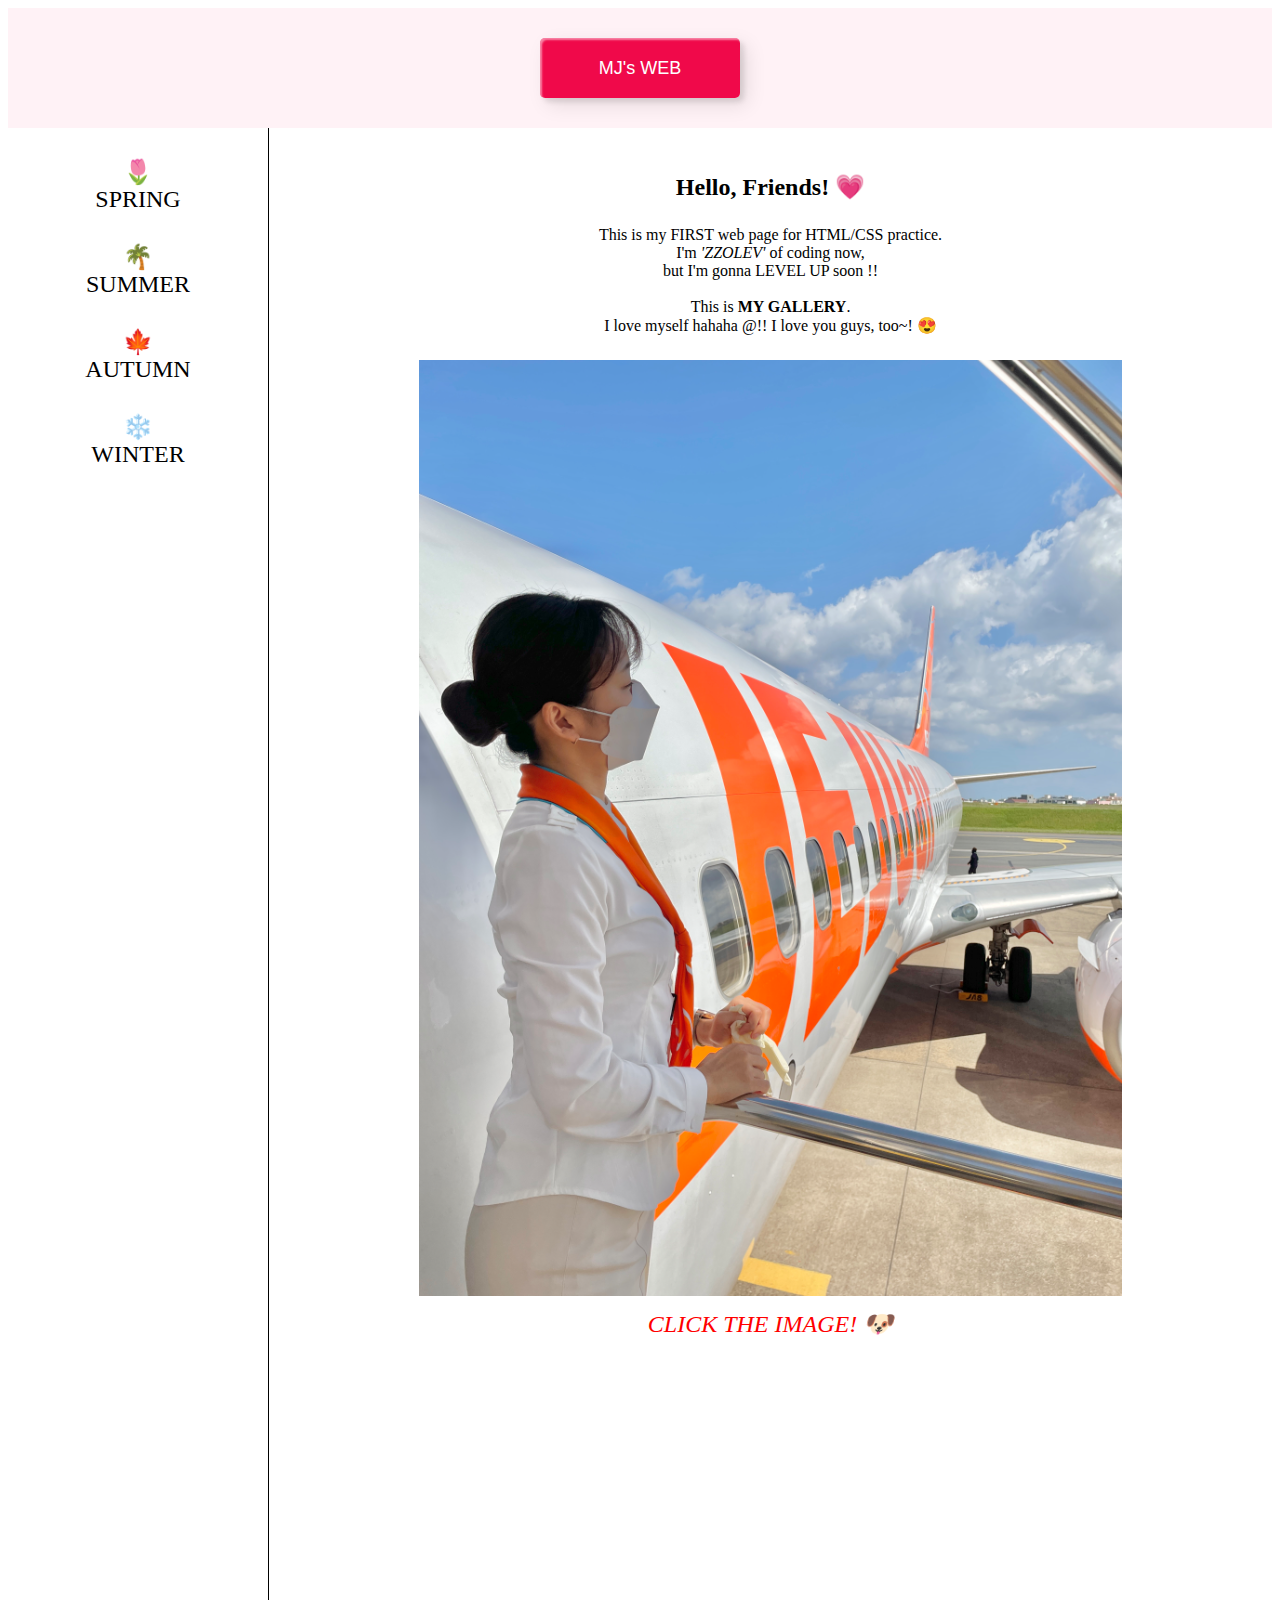
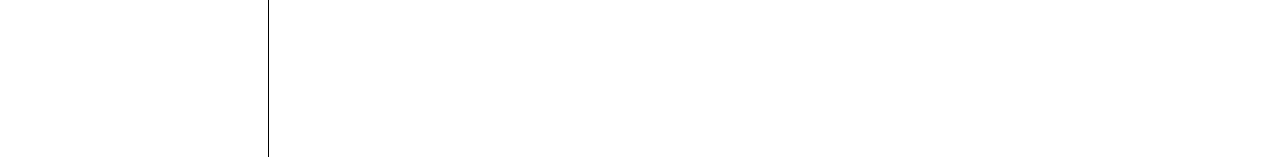
<file: index.html>
<!doctype html>
<html>
  <head>
    <title>MJ's WEB</title>
      <meta charset="utf-8">
      <link href="mjweb.css" rel="stylesheet">
  </head>
  <body>
    <header>
      <button class="custom-btn btn">
        <a href="index.html">MJ's WEB</a>
      </button>
    </header>
    <div class="grd">
      <div class="nav">
        <ul>
          <li><a href="glry1.html">&#x1F337;<br> SPRING</a></li>
          <li><a href="glry2.html">&#x1F334;<br> SUMMER</a></li>
          <li><a href="glry3.html">&#x1F341;<br> AUTUMN</a></li>
          <li><a href="glry4.html">❄️<br> WINTER</a></li>
        </ul>
      </div>
      <div class="content">
        <div class="index1">
          <h2> Hello, Friends! &#128151;</h2>
          <p>
            This is my FIRST web page for HTML/CSS practice.<br>
            I'm <i>'ZZOLEV'</i> of coding now,<br>
            but I'm gonna LEVEL UP soon !!<br><br> 
            This is <strong>MY GALLERY</strong>.<br>
            I love myself hahaha @!!
            I love you guys, too~! 😍
          </p>
          <a href="https://blog.naver.com/minjee0801"
          target="_blank" title="몽블로그"><img src="main.jpg" width="70%" alt="One fine day"></a>
        </div>
        <p class="index2">
          CLICK THE IMAGE! &#128054;
        </p>
        <iframe width="560" height="315" name="vlog"
        src="https://www.youtube.com/embed/q7YhD6x7Nis"
        title="YouTube video player" frameborder="0"
        allow="accelerometer; autoplay; clipboard-write; encrypted-media; gyroscope; picture-in-picture" allowfullscreen>
        </iframe>

        <div id="disqus_thread" style="margin-top: 50px;"></div>
          <script>
              /**
              *  RECOMMENDED CONFIGURATION VARIABLES: EDIT AND UNCOMMENT THE SECTION BELOW TO INSERT DYNAMIC VALUES FROM YOUR PLATFORM OR CMS.
              *  LEARN WHY DEFINING THESE VARIABLES IS IMPORTANT: https://disqus.com/admin/universalcode/#configuration-variables    */
              /*
              var disqus_config = function () {
              this.page.url = PAGE_URL;  // Replace PAGE_URL with your page's canonical URL variable
              this.page.identifier = PAGE_IDENTIFIER; // Replace PAGE_IDENTIFIER with your page's unique identifier variable
              };
              */
              (function() { // DON'T EDIT BELOW THIS LINE
              var d = document, s = d.createElement('script');
              s.src = 'https://iamminzzy.disqus.com/embed.js';
              s.setAttribute('data-timestamp', +new Date());
              (d.head || d.body).appendChild(s);
              })();
          </script>
          <noscript>Please enable JavaScript to view the
            <a href="https://disqus.com/?ref_noscript">comments powered by Disqus.</a>
          </noscript>
          <script id="dsq-count-scr" src="//iamminzzy.disqus.com/count.js" async>
          </script>
      </div>
    </div>
  </body>
</html>
</file>
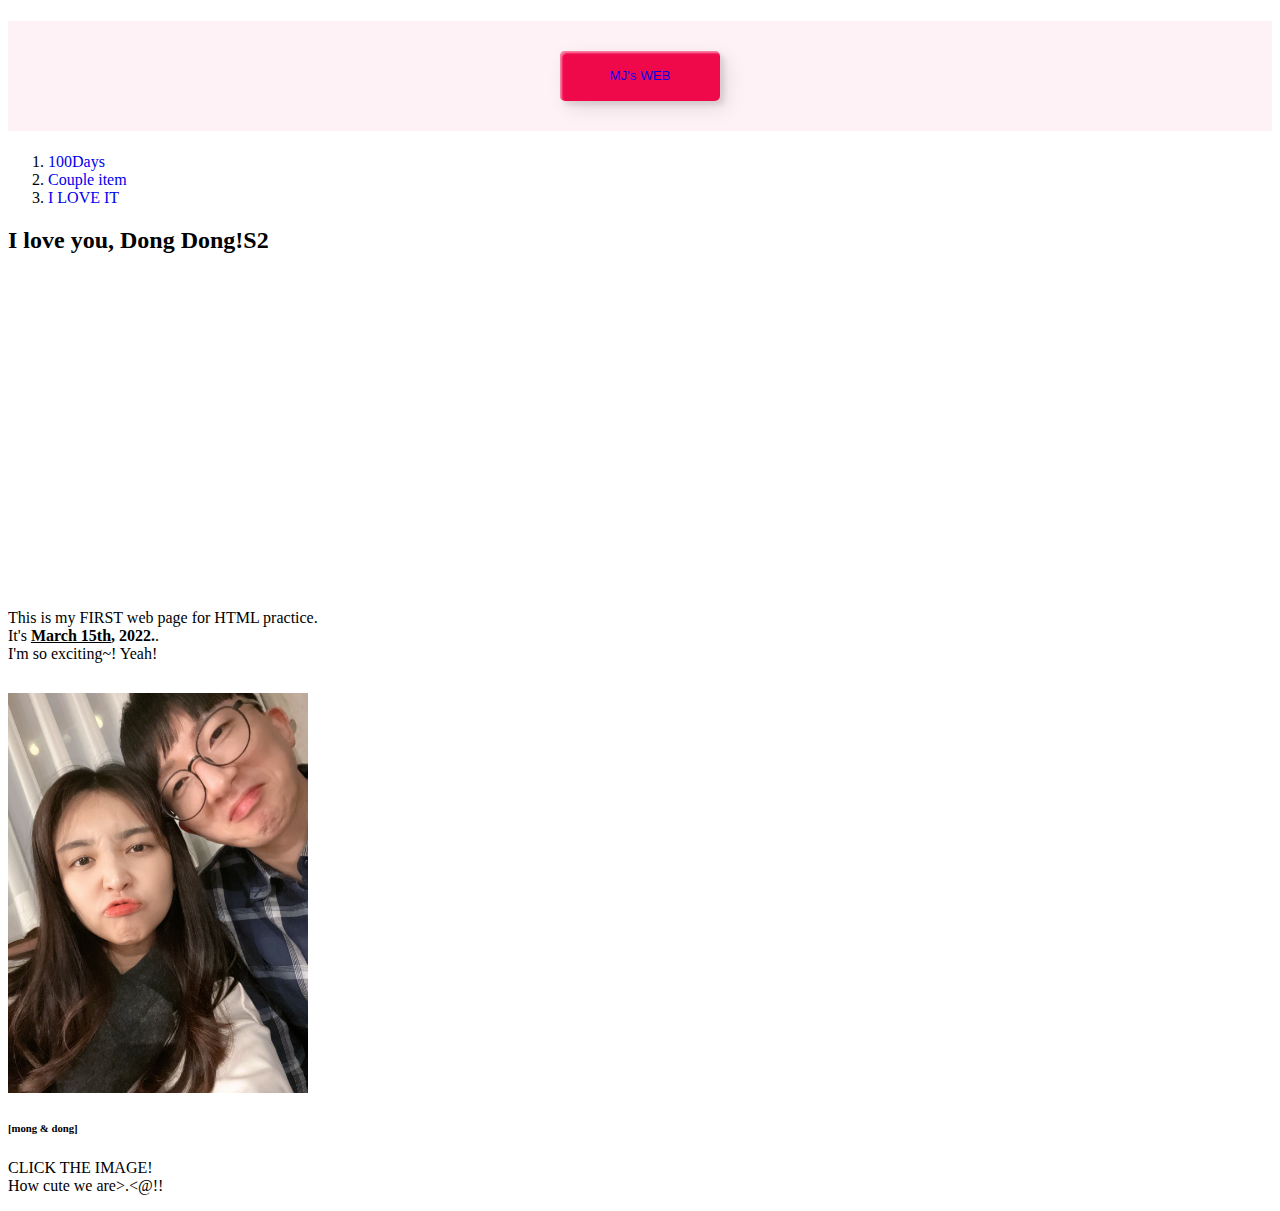
<file: 1_0WEB/index.html>
<!doctype html>
<html>
  <head>
    <title>MJ's WEB</title>
      <meta charset="utf-8">
      <link href="header.css" rel="stylesheet">
  </head>
  <body>

      <h1>
        <button class="custom-btn btn">
          <a href="index.html">MJ's WEB</a>
        </button>
      </h1>

    <ol>
      <li><a href="1.html">100Days</a></li>
      <li><a href="2.html">Couple item</a></li>
      <li><a href="3.html">I LOVE IT</a></li>
    </ol>
    <h2>I love you, Dong Dong!S2</h2>
    <p>
      <iframe width="560" height="315" name="music"
      src="https://www.youtube.com/embed/xTY0SlyVfCQ"
      title="YouTube video player" frameborder="0"
      allow="accelerometer; autoplay; clipboard-write; encrypted-media; gyroscope; picture-in-picture" allowfullscreen>
      </iframe>
    </p>
    <p>
      This is my FIRST web page for HTML practice.<br>
      It's <strong><u>March 15th</u>, 2022.</strong>.<br>
      I'm so exciting~! Yeah!
    </p>
    <p style="margin-top:30px">
      <a href="https://blog.naver.com/minjee0801"
      target="_blank" title="몽블로그"><img src="mongdong.jpg" width="300" alt="mongdong in cafe"></a>
        <br><h6>[mong & dong]</h6>
    </p>
    <p>CLICK THE IMAGE!<br>
      How cute we are>.<@!!
    </p>
    <p>
      <div id="disqus_thread"></div>
        <script>
            /**
            *  RECOMMENDED CONFIGURATION VARIABLES: EDIT AND UNCOMMENT THE SECTION BELOW TO INSERT DYNAMIC VALUES FROM YOUR PLATFORM OR CMS.
            *  LEARN WHY DEFINING THESE VARIABLES IS IMPORTANT: https://disqus.com/admin/universalcode/#configuration-variables    */
            /*
            var disqus_config = function () {
            this.page.url = PAGE_URL;  // Replace PAGE_URL with your page's canonical URL variable
            this.page.identifier = PAGE_IDENTIFIER; // Replace PAGE_IDENTIFIER with your page's unique identifier variable
            };
            */
            (function() { // DON'T EDIT BELOW THIS LINE
            var d = document, s = d.createElement('script');
            s.src = 'https://iamminzzy.disqus.com/embed.js';
            s.setAttribute('data-timestamp', +new Date());
            (d.head || d.body).appendChild(s);
            })();
        </script>
        <noscript>Please enable JavaScript to view the
          <a href="https://disqus.com/?ref_noscript">comments powered by Disqus.</a>
        </noscript>
    <script id="dsq-count-scr" src="//iamminzzy.disqus.com/count.js" async>
    </script>
    </p>
  </body>
</html>
</file>
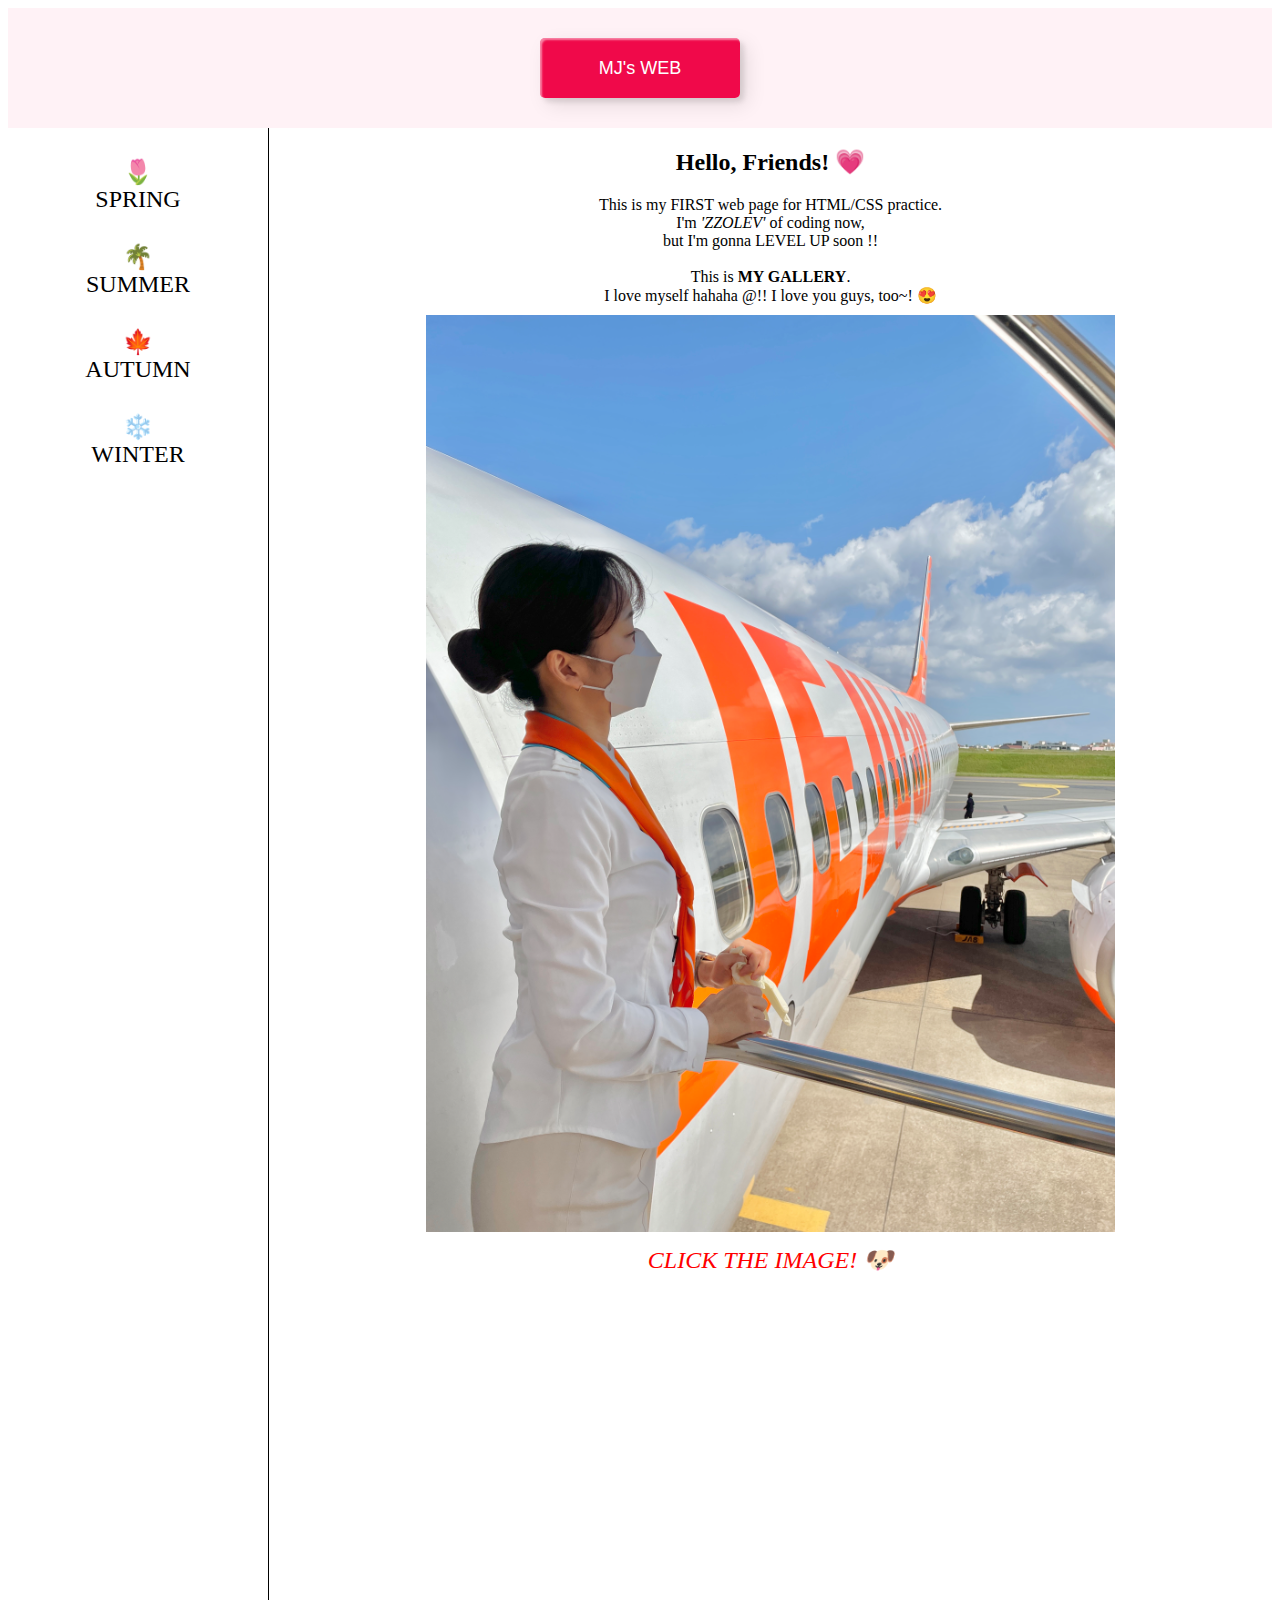
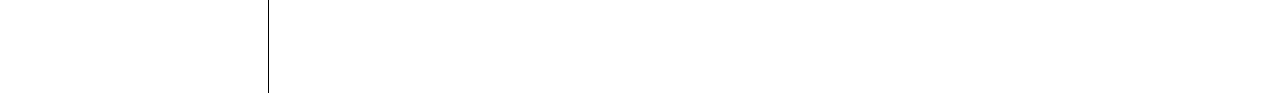
<file: 1_HTML/index.html>
<!doctype html>
<html>
  <head>
    <title>MJ's WEB</title>
      <meta charset="utf-8">
      <link href="mjweb.css" rel="stylesheet">
  </head>
  <body>  
    <h1>
      <button class="custom-btn btn">
        <a href="index.html">MJ's WEB</a>
      </button>
    </h1>
    <div class="grd">
      <div class="nav">
        <ul>
          <li><a href="glry1.html">&#x1F337;<br> SPRING</a></li>
          <li><a href="glry2.html">&#x1F334;<br> SUMMER</a></li>
          <li><a href="glry3.html">&#x1F341;<br> AUTUMN</a></li>
          <li><a href="glry4.html">❄️<br> WINTER</a></li>
        </ul>
      </div>
      <div class="content">
        <div class="index2">
          <h2> Hello, Friends! &#128151;</h2>
          <p>
            This is my FIRST web page for HTML/CSS practice.<br>
            I'm <i>'ZZOLEV'</i> of coding now,<br>
            but I'm gonna LEVEL UP soon !!<br><br> 
            This is <strong>MY GALLERY</strong>.<br>
            I love myself hahaha @!!
            I love you guys, too~! 😍
          </p>
          <div class="index3">
            <a href="https://blog.naver.com/minjee0801"
            target="_blank" title="몽블로그"><img src="main.jpg" width="70%" alt="One fine day"></a>
          </div>
          <p class="index4">
            CLICK THE IMAGE! &#128054;
          </p>
        </div>
          <iframe width="560" height="315" name="vlog"
          src="https://www.youtube.com/embed/q7YhD6x7Nis"
          title="YouTube video player" frameborder="0"
          allow="accelerometer; autoplay; clipboard-write; encrypted-media; gyroscope; picture-in-picture" allowfullscreen>
          </iframe>

          <div id="disqus_thread" style="margin-top: 50px;"></div>
            <script>
                /**
                *  RECOMMENDED CONFIGURATION VARIABLES: EDIT AND UNCOMMENT THE SECTION BELOW TO INSERT DYNAMIC VALUES FROM YOUR PLATFORM OR CMS.
                *  LEARN WHY DEFINING THESE VARIABLES IS IMPORTANT: https://disqus.com/admin/universalcode/#configuration-variables    */
                /*
                var disqus_config = function () {
                this.page.url = PAGE_URL;  // Replace PAGE_URL with your page's canonical URL variable
                this.page.identifier = PAGE_IDENTIFIER; // Replace PAGE_IDENTIFIER with your page's unique identifier variable
                };
                */
                (function() { // DON'T EDIT BELOW THIS LINE
                var d = document, s = d.createElement('script');
                s.src = 'https://iamminzzy.disqus.com/embed.js';
                s.setAttribute('data-timestamp', +new Date());
                (d.head || d.body).appendChild(s);
                })();
            </script>
            <noscript>Please enable JavaScript to view the
              <a href="https://disqus.com/?ref_noscript">comments powered by Disqus.</a>
            </noscript>
            <script id="dsq-count-scr" src="//iamminzzy.disqus.com/count.js" async>
            </script>
      </div>
    </div>
  </body>
</html>
</file>
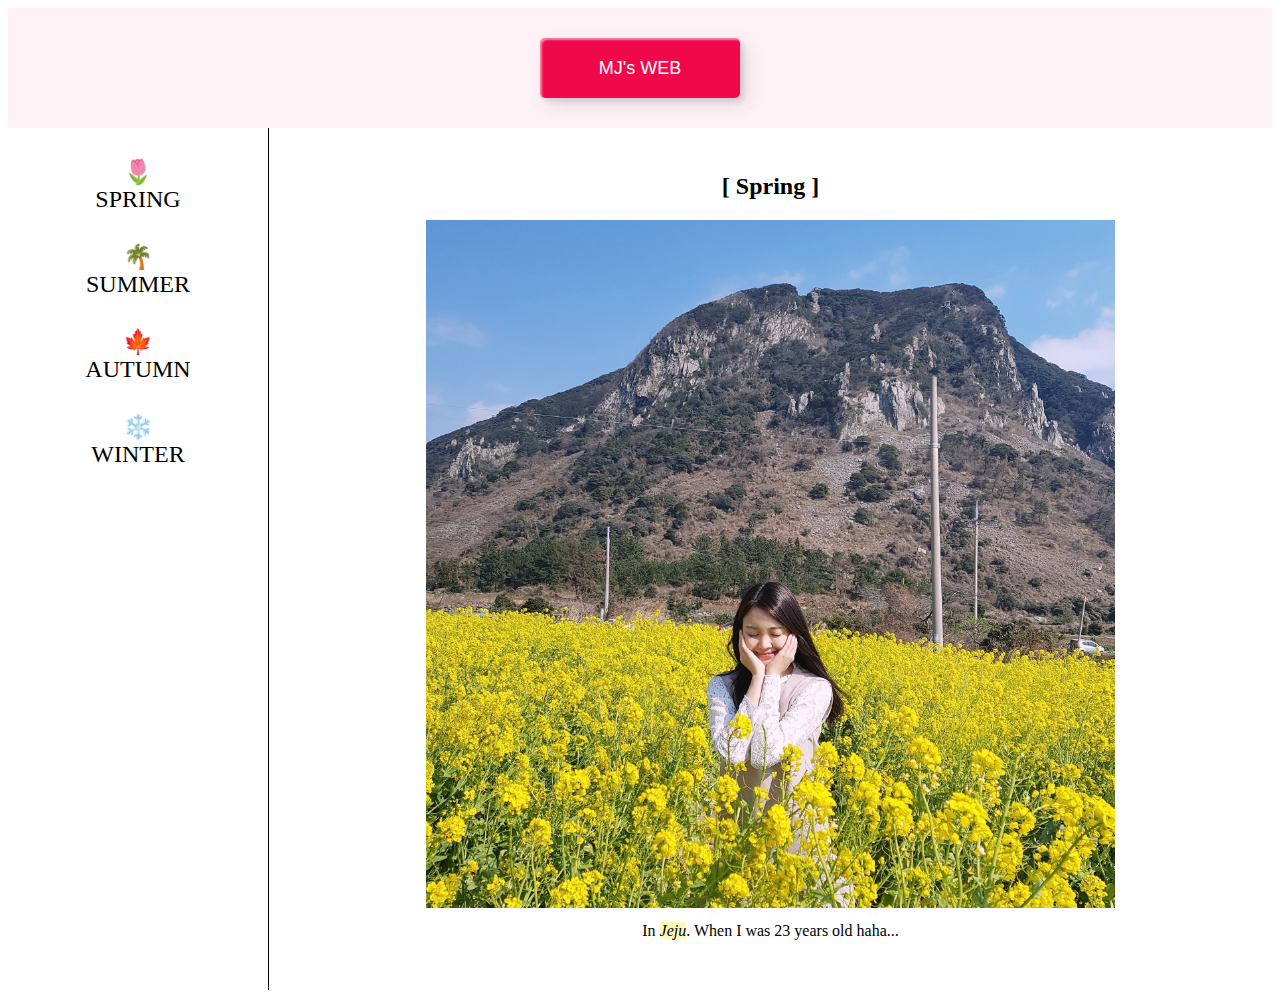
<file: glry1.html>
<!doctype html>
<html>
  <head>
    <title>MJ's WEB_1</title>
      <meta charset="utf-8">
      <link href="mjweb.css" rel="stylesheet">
  </head>
  <body>
    <header>
      <button class="custom-btn btn">
        <a href="index.html">MJ's WEB</a>
      </button>
    </header>
      <div class="grd">
        <div class="nav">
          <ul>
            <li><a href="glry1.html">&#x1F337;<br> SPRING</a></li>
            <li><a href="glry2.html">&#x1F334;<br> SUMMER</a></li>
            <li><a href="glry3.html">&#x1F341;<br> AUTUMN</a></li>
            <li><a href="glry4.html">❄️<br> WINTER</a></li>
          </ul>
        </div>
        <div class="content">
          <h2>[ Spring ]</h2>
          <p>
            <img src="spring.JPG" width="70%">
          </p>
          <p>
            In <i style="background-color: rgb(254, 248, 188)">Jeju</i>. When I was 23 years old haha...
          </p>
          <!--댓글기능-->
          <div id="disqus_thread" style="margin-top: 50px;"></div>
            <script>
                /**
                *  RECOMMENDED CONFIGURATION VARIABLES: EDIT AND UNCOMMENT THE SECTION BELOW TO INSERT DYNAMIC VALUES FROM YOUR PLATFORM OR CMS.
                *  LEARN WHY DEFINING THESE VARIABLES IS IMPORTANT: https://disqus.com/admin/universalcode/#configuration-variables    */
                /*
                var disqus_config = function () {
                this.page.url = PAGE_URL;  // Replace PAGE_URL with your page's canonical URL variable
                this.page.identifier = PAGE_IDENTIFIER; // Replace PAGE_IDENTIFIER with your page's unique identifier variable
                };
                */
                (function() { // DON'T EDIT BELOW THIS LINE
                var d = document, s = d.createElement('script');
                s.src = 'https://iamminzzy.disqus.com/embed.js';
                s.setAttribute('data-timestamp', +new Date());
                (d.head || d.body).appendChild(s);
                })();
            </script>
            <noscript>Please enable JavaScript to view the
              <a href="https://disqus.com/?ref_noscript">comments powered by Disqus.</a>
            </noscript>
            <script id="dsq-count-scr" src="//iamminzzy.disqus.com/count.js" async>
            </script>
        </div>
      </div>
    </header>
    <footer>   
    </footer>
    </div>
  </body>
</html>
</file>
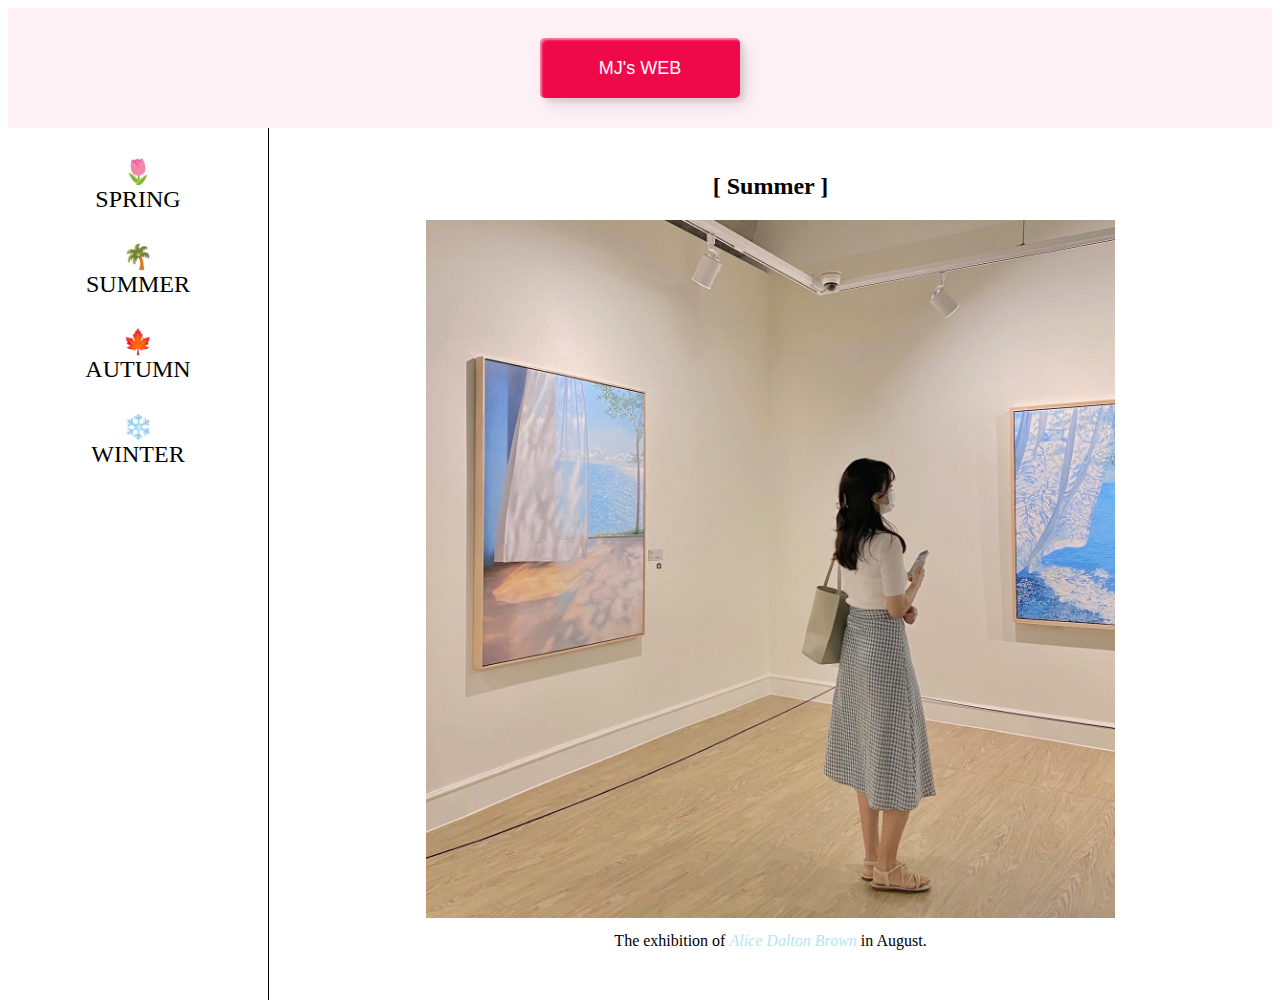
<file: glry2.html>
<!doctype html>
<html>
  <head>
    <title>MJ's WEB_2</title>
      <meta charset="utf-8">
      <link href="mjweb.css" rel="stylesheet">
  </head>
  <body>
    <header>
      <button class="custom-btn btn">
        <a href="index.html">MJ's WEB</a>
      </button>
    </header>
    <div class="grd">
      <div class="nav">
        <ul>
          <li><a href="glry1.html">&#x1F337;<br> SPRING</a></li>
          <li><a href="glry2.html">&#x1F334;<br> SUMMER</a></li>
          <li><a href="glry3.html">&#x1F341;<br> AUTUMN</a></li>
          <li><a href="glry4.html">❄️<br> WINTER</a></li>
        </ul>
      </div>
      <div class="content">
        <h2>[ Summer ]</h2>
        <p>
          <img src="summer.JPG" width="70%">
        </p>
        <p>
          The exhibition of <a href="http://www.alicedaltonbrown.net/pages/exhibits.html" style="color: rgb(179, 230, 244)";><i>Alice Dalton Brown</i></a> in August.
        </p>
        <!--댓글기능-->
        <div id="disqus_thread" style="margin-top: 50px;"></div>
        <script>
            /**
            *  RECOMMENDED CONFIGURATION VARIABLES: EDIT AND UNCOMMENT THE SECTION BELOW TO INSERT DYNAMIC VALUES FROM YOUR PLATFORM OR CMS.
            *  LEARN WHY DEFINING THESE VARIABLES IS IMPORTANT: https://disqus.com/admin/universalcode/#configuration-variables    */
            /*
            var disqus_config = function () {
            this.page.url = PAGE_URL;  // Replace PAGE_URL with your page's canonical URL variable
            this.page.identifier = PAGE_IDENTIFIER; // Replace PAGE_IDENTIFIER with your page's unique identifier variable
            };
            */
            (function() { // DON'T EDIT BELOW THIS LINE
            var d = document, s = d.createElement('script');
            s.src = 'https://iamminzzy.disqus.com/embed.js';
            s.setAttribute('data-timestamp', +new Date());
            (d.head || d.body).appendChild(s);
            })();
        </script>
        <noscript>Please enable JavaScript to view the
          <a href="https://disqus.com/?ref_noscript">comments powered by Disqus.</a>
        </noscript>
        <script id="dsq-count-scr" src="//iamminzzy.disqus.com/count.js" async>
        </script>
      </div>
    </div>
  </body>
</html>
</file>
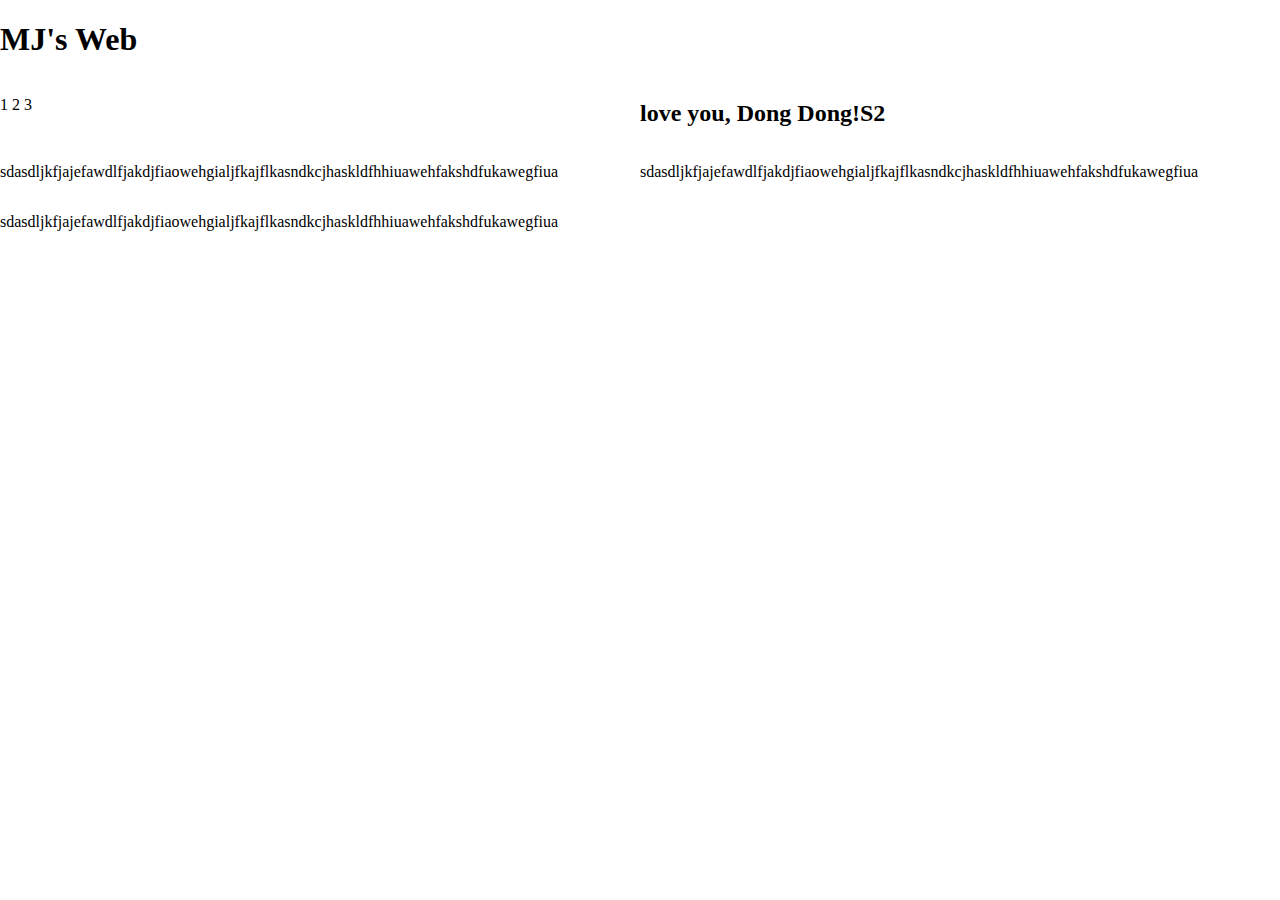
<file: 1_0WEB/test.html>
<!doctype html>
<html>
    <head>
        <title>MJ's WEB</title>
            <meta charset="utf-8">
            <style>
                body{
                    margin: 0;
                }
                ol {
                    border-right:1px solid gray;
                    width:100px;
                    margin:0;
                    padding:20px;
                }
                .grid1{
                    display: grid;
                    grid-template-columns: 1fr 1fr;
                }       
           
            </style>
    </head>
    <body>  
        <h1>MJ's Web</h1>
        <div class="grid1">
            <p>
                1                
                2
                3
            </p>
            <h2> love you, Dong Dong!S2</h2>
            <p>
                sdasdljkfjajefawdlfjakdjfiaowehgialjfkajflkasndkcjhaskldfhhiuawehfakshdfukawegfiua
            </p>
            <p>
                sdasdljkfjajefawdlfjakdjfiaowehgialjfkajflkasndkcjhaskldfhhiuawehfakshdfukawegfiua
            </p>
            <p>
                sdasdljkfjajefawdlfjakdjfiaowehgialjfkajflkasndkcjhaskldfhhiuawehfakshdfukawegfiua
            </p>
    
        </div>
    </body>
</html>
</file>
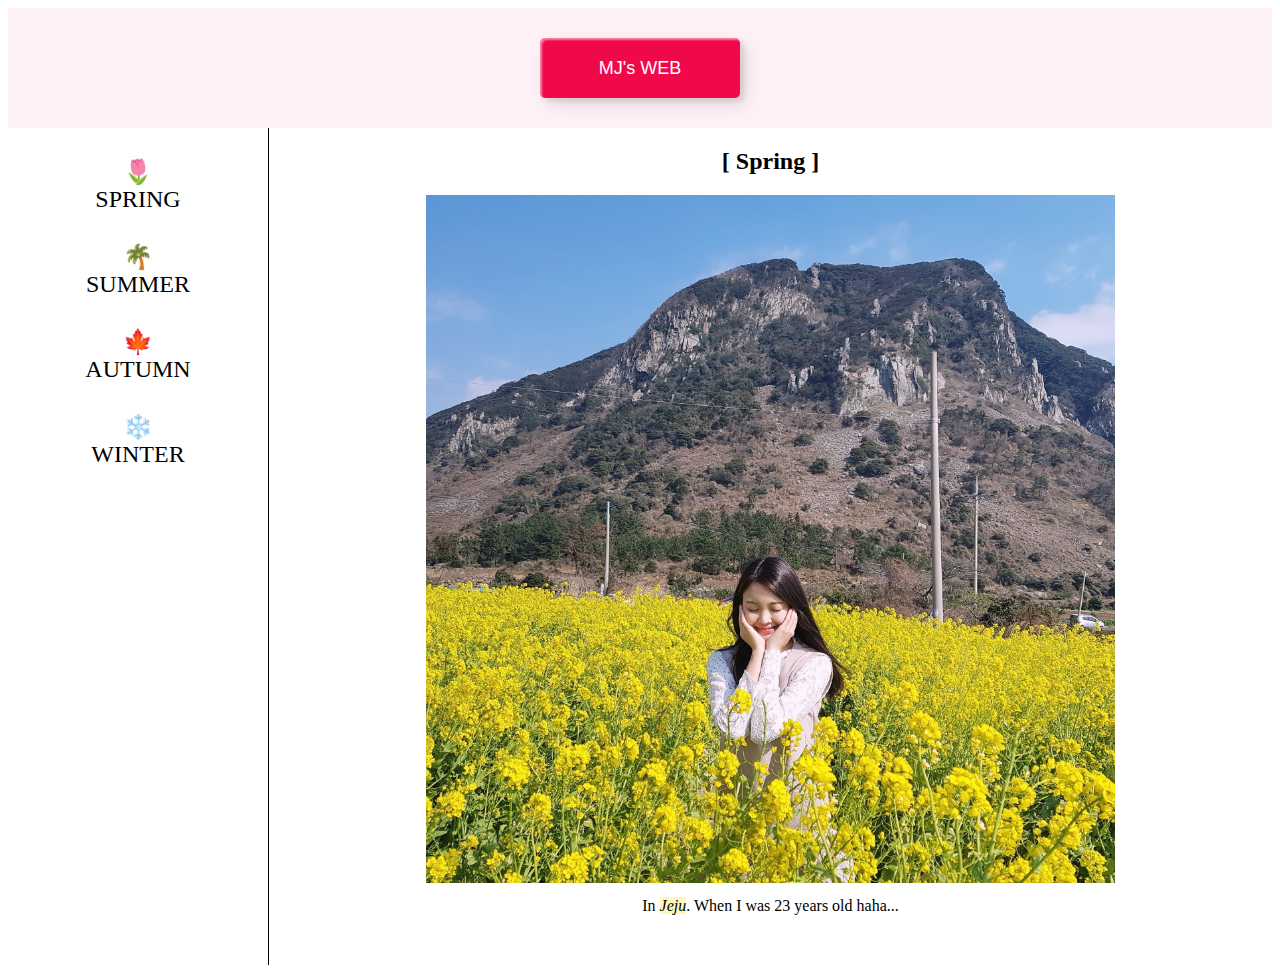
<file: 1_HTML/glry1.html>
<!doctype html>
<html>
  <head>
    <title>MJ's WEB_1</title>
      <meta charset="utf-8">
      <link href="mjweb.css" rel="stylesheet">
  </head>
  <body>
    <header>
      <h1>
        <button class="custom-btn btn">
          <a href="index.html">MJ's WEB</a>
        </button>
      </h1>
      <div class="grd">
        <div class="nav">
          <ul>
            <li><a href="glry1.html">&#x1F337;<br> SPRING</a></li>
            <li><a href="glry2.html">&#x1F334;<br> SUMMER</a></li>
            <li><a href="glry3.html">&#x1F341;<br> AUTUMN</a></li>
            <li><a href="glry4.html">❄️<br> WINTER</a></li>
          </ul>
        </div>
        <div class="content">
          <h2>[ Spring ]</h2>
          <p>
            <img src="spring.JPG" width="70%">
          </p>
          <p>
            In <i style="background-color: rgb(254, 248, 188)">Jeju</i>. When I was 23 years old haha...
          </p>
          <!--댓글기능-->
          <div id="disqus_thread" style="margin-top: 50px;"></div>
            <script>
                /**
                *  RECOMMENDED CONFIGURATION VARIABLES: EDIT AND UNCOMMENT THE SECTION BELOW TO INSERT DYNAMIC VALUES FROM YOUR PLATFORM OR CMS.
                *  LEARN WHY DEFINING THESE VARIABLES IS IMPORTANT: https://disqus.com/admin/universalcode/#configuration-variables    */
                /*
                var disqus_config = function () {
                this.page.url = PAGE_URL;  // Replace PAGE_URL with your page's canonical URL variable
                this.page.identifier = PAGE_IDENTIFIER; // Replace PAGE_IDENTIFIER with your page's unique identifier variable
                };
                */
                (function() { // DON'T EDIT BELOW THIS LINE
                var d = document, s = d.createElement('script');
                s.src = 'https://iamminzzy.disqus.com/embed.js';
                s.setAttribute('data-timestamp', +new Date());
                (d.head || d.body).appendChild(s);
                })();
            </script>
            <noscript>Please enable JavaScript to view the
              <a href="https://disqus.com/?ref_noscript">comments powered by Disqus.</a>
            </noscript>
            <script id="dsq-count-scr" src="//iamminzzy.disqus.com/count.js" async>
            </script>
        </div>
      </div>
    </header>
    <footer>   
    </footer>
    </div>
  </body>
</html>
</file>
<file: mjweb.css>
header{
  margin: 0;
  text-align: center;
  background-color: rgb(255, 242, 246);
}
header:hover{
  text-decoration: none;
}
button{
    margin: 30px;
  }
.custom-btn{
    width: 200px;
    height: 60px;
    color: #fff;
    border-radius: 5px;
    padding: 10px 25px;
    font-size: large;
    font-family: 'Lato', sans-serif;
    font-weight: 500;
    background: transparent;
    cursor: pointer;
    transition: all 0.3s ease;
    position: relative;
    display: inline-block;
     box-shadow:inset 2px 2px 2px 0px rgba(255,255,255,.5),
     7px 7px 20px 0px rgba(0,0,0,.1),
     4px 4px 5px 0px rgba(0,0,0,.1);
    outline: none;
}
.btn{
    width: 200px;
    height: 60px;
    line-height: 42px;
    padding: 0;
    border: none;
    background: rgb(240, 9, 74);
    background: linear-gradient(0deg, rgba(240, 9, 74,1) 0%, rgba(240, 9, 74,1) 100%);
  }
  .btn:hover{
    color: rgb(240, 9, 74);
    background: transparent;
    box-shadow:none;
  }
  .btn:before,
  .btn:after{
    content:'';
    position:absolute;
    top:0;
    right:0;
    height:2px;
    width:0;
    background: #f0094a;
    box-shadow:
     -1px -1px 5px 0px #fff,
     7px 7px 20px 0px #0003,
     4px 4px 5px 0px #0002;
    transition:400ms ease all;
  }
  .btn:after{
    right:inherit;
    top:inherit;
    left:0;
    bottom:0;
  }
  .btn:hover:before,
  .btn:hover:after{
    width:100%;
    transition:800ms ease all;
  }
a:link{
  text-decoration: none;
  color: inherit;
}
a:visited{
  color: inherit;
}
.nav{
  border-right: 1px solid black;
}
.nav ul{
  margin: 0;
  text-align: center;
  padding: 30px;
}
.nav li{
  list-style-type: none;
  margin-bottom: 30px;
  font-size: x-large;
}
.grd{
  display: grid;
  grid-template-columns: 261px 1fr;
}
.grd a:hover{
  text-decoration: underline;  
}
p{
  margin: 10px;
}
.content{
  padding-top: 25px;
  text-align: center;
}
.index1 p{
  margin: 25px 0px;
}
.index2{
  font-size: x-large;
  margin-bottom: 50px;
  font-style: italic;
  color: red;
}
@media screen and (max-width: 1023px){
  /*모바일*/
  .grd{
    display: block;
  }
  .nav{
    border-right: none;
    border-bottom: 1px solid black;
    height: 130px;
  }
  .nav ul{
    margin: 0;
    display: flex;
    justify-content: space-around;
  }
  .nav li{
    text-align: center;
    margin-bottom: 0;
  }
}
</file>
<file: 1_0WEB/header.css>
h1{
  text-align: center;
  background-color: rgb(255, 242, 246);
}
button {
    margin: 30px;
  }
.custom-btn {
    width: 160px;
    height: 50px;
    color: #fff;
    border-radius: 5px;
    padding: 10px 25px;
    font-family: 'Lato', sans-serif;
    font-weight: 500;
    background: transparent;
    cursor: pointer;
    transition: all 0.3s ease;
    position: relative;
    display: inline-block;
     box-shadow:inset 2px 2px 2px 0px rgba(255,255,255,.5),
     7px 7px 20px 0px rgba(0,0,0,.1),
     4px 4px 5px 0px rgba(0,0,0,.1);
    outline: none;
}
.btn {
    width: 160px;
    height: 50px;
    line-height: 42px;
    padding: 0;
    border: none;
    background: rgb(240, 9, 74);
    background: linear-gradient(0deg, rgba(240, 9, 74,1) 0%, rgba(240, 9, 74,1) 100%);
  }
  .btn:hover {
    color: rgb(240, 9, 74);
    background: transparent;
    box-shadow:none;
  }
  .btn:before,
  .btn:after{
    content:'';
    position:absolute;
    top:0;
    right:0;
    height:2px;
    width:0;
    background: #f0094a;
    box-shadow:
     -1px -1px 5px 0px #fff,
     7px 7px 20px 0px #0003,
     4px 4px 5px 0px #0002;
    transition:400ms ease all;
  }
  .btn:after{
    right:inherit;
    top:inherit;
    left:0;
    bottom:0;
  }
  .btn:hover:before,
  .btn:hover:after{
    width:100%;
    transition:800ms ease all;
  }
a:link{
  text-decoration: none;
}
a:visited{
  color: inherit;
}
li a:hover {
  text-decoration: underline;
}
</file>
<file: 1_HTML/mjweb.css>
h1{
  margin: 0;
  text-align: center;
  background-color: rgb(255, 242, 246);
}
h1:hover{
  text-decoration: none;
}
button {
    margin: 30px;
  }
.custom-btn {
    width: 200px;
    height: 60px;
    color: #fff;
    border-radius: 5px;
    padding: 10px 25px;
    font-size: large;
    font-family: 'Lato', sans-serif;
    font-weight: 500;
    background: transparent;
    cursor: pointer;
    transition: all 0.3s ease;
    position: relative;
    display: inline-block;
     box-shadow:inset 2px 2px 2px 0px rgba(255,255,255,.5),
     7px 7px 20px 0px rgba(0,0,0,.1),
     4px 4px 5px 0px rgba(0,0,0,.1);
    outline: none;
}
.btn {
    width: 200px;
    height: 60px;
    line-height: 42px;
    padding: 0;
    border: none;
    background: rgb(240, 9, 74);
    background: linear-gradient(0deg, rgba(240, 9, 74,1) 0%, rgba(240, 9, 74,1) 100%);
  }
  .btn:hover {
    color: rgb(240, 9, 74);
    background: transparent;
    box-shadow:none;
  }
  .btn:before,
  .btn:after{
    content:'';
    position:absolute;
    top:0;
    right:0;
    height:2px;
    width:0;
    background: #f0094a;
    box-shadow:
     -1px -1px 5px 0px #fff,
     7px 7px 20px 0px #0003,
     4px 4px 5px 0px #0002;
    transition:400ms ease all;
  }
  .btn:after{
    right:inherit;
    top:inherit;
    left:0;
    bottom:0;
  }
  .btn:hover:before,
  .btn:hover:after{
    width:100%;
    transition:800ms ease all;
  }
a:link{
  text-decoration: none;
  color: inherit;
}
a:visited{
  color: inherit;
}
.nav{
  border-right: 1px solid black;
}
.nav ul{
  margin: 0;
  text-align: center;
  padding: 30px;
}
.nav li{
  list-style-type: none;
  margin-bottom: 30px;
  font-size: x-large;
}
.grd{
  display: grid;
  grid-template-columns: 261px 1fr;
}
.grd a:hover{
  text-decoration: underline;  
}
p{
  margin: 10px;
}
.content{
  padding: 0;
  text-align: center;
}
.index3{
  margin: 10px;
}
.index4{
  font-size: x-large;
  margin-bottom: 50px;
  font-style: italic;
  color: red;
}
@media screen and (max-width:899px){
  /*모바일 세로화면*/
  .grd{
    display: block;
  }
  .nav{
    border-right: none;
    border-bottom: 1px solid black;
    height: 130px;
  }
  .nav ul{
    margin: 0;
    display: flex;
    justify-content: space-around;
  }
  .nav li{
    text-align: center;
    margin-bottom: 0;
  }
  .content{
    padding-top: 10px;
  }
}
</file>
